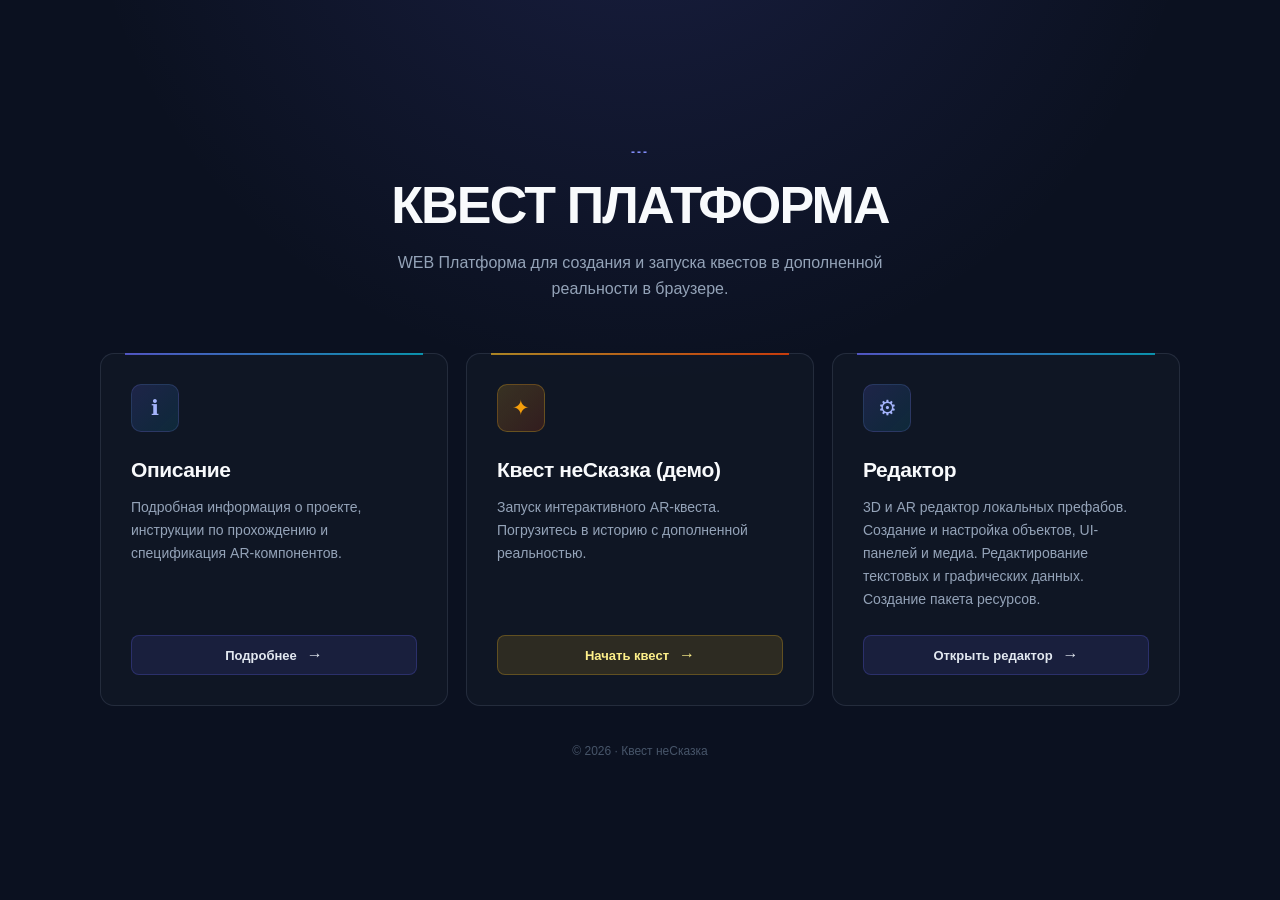
<file: index.html>
<!DOCTYPE html>
<html lang="ru">
<head>
  <meta charset="UTF-8">
  <meta name="viewport" content="width=device-width, initial-scale=1.0">
  <title>Главная — Квест Платформа</title>
  <link rel="icon" type="image/png" sizes="16x16" href="favicon.png">
  
  <style>
    * {
      box-sizing: border-box;
      margin: 0;
      padding: 0;
    }

    :root {
      --bg: #0b1120;
      --bg-light: #111827;
      --card: #111827;
      --border: rgba(148, 163, 184, .16);
      --border-hover: rgba(129, 140, 248, .45);

      --text: #f8fafc;
      --muted: #94a3b8;

      --indigo: #6366f1;
      --cyan: #06b6d4;
      --gold: #daa520;
    }

    body {
      min-height: 100vh;
      font-family: Inter, -apple-system, BlinkMacSystemFont, "Segoe UI", sans-serif;
      color: var(--text);
      background:
              radial-gradient(
                      circle at 50% -20%,
                      rgba(99, 102, 241, .16),
                      transparent 45%
              ),
              var(--bg);
      display: flex;
      align-items: center;
      justify-content: center;
      padding: 48px 24px;
    }

    .container {
      width: 100%;
      max-width: 1080px;
    }

    /* HEADER */

    .header {
      margin-bottom: 52px;
      text-align: center;
    }

    .eyebrow {
      display: inline-block;
      margin-bottom: 18px;
      color: #818cf8;
      font-size: 12px;
      font-weight: 700;
      letter-spacing: 2px;
      text-transform: uppercase;
    }

    h1 {
      font-size: clamp(36px, 5vw, 52px);
      line-height: 1.1;
      font-weight: 700;
      letter-spacing: -1.8px;
    }

    .subtitle {
      max-width: 560px;
      margin: 16px auto 0;
      color: var(--muted);
      font-size: 16px;
      line-height: 1.6;
    }

    /* CARDS */

    .cards {
      display: grid;
      grid-template-columns: repeat(3, 1fr);
      gap: 18px;
    }

    .card {
      position: relative;
      min-height: 320px;
      padding: 30px;
      background: rgba(17, 24, 39, .82);
      border: 1px solid var(--border);
      border-radius: 14px;
      display: flex;
      flex-direction: column;
      justify-content: space-between;
      transition:
              transform .2s ease,
              border-color .2s ease,
              background .2s ease;
    }

    .card:hover {
      transform: translateY(-4px);
      border-color: var(--border-hover);
      background: rgba(20, 29, 46, .95);
    }

    /* TOP LINE */

    .card::before {
      content: "";
      position: absolute;
      top: -1px;
      left: 24px;
      right: 24px;
      height: 2px;
      background: linear-gradient(
              90deg,
              var(--indigo),
              var(--cyan)
      );
      opacity: .75;
    }

    .card.quest-card::before {
      background: linear-gradient(
              90deg,
              var(--gold),
              #ff4500
      );
    }

    /* NUMBER */

    .number {
      margin-bottom: 20px;
      color: #475569;
      font-size: 12px;
      font-weight: 700;
      letter-spacing: 1.5px;
    }

    /* ICON */

    .icon {
      width: 48px;
      height: 48px;
      display: flex;
      align-items: center;
      justify-content: center;
      margin-bottom: 24px;
      border-radius: 10px;
      color: #a5b4fc;
      background:
              linear-gradient(
                      135deg,
                      rgba(99, 102, 241, .18),
                      rgba(6, 182, 212, .12)
              );
      border: 1px solid rgba(129, 140, 248, .18);
      font-size: 21px;
    }

    .card.quest-card .icon {
      color: #f59e0b;
      background:
              linear-gradient(
                      135deg,
                      rgba(218, 165, 32, .2),
                      rgba(255, 69, 0, .15)
              );
      border-color: rgba(218, 165, 32, .3);
    }

    h2 {
      margin-bottom: 12px;
      font-size: 21px;
      line-height: 1.3;
      font-weight: 650;
      letter-spacing: -.4px;
    }

    .description {
      min-height: 60px;
      color: var(--muted);
      font-size: 14px;
      line-height: 1.65;
    }

    /* BUTTON */

    .button {
      display: inline-flex;
      align-items: center;
      justify-content: center;
      gap: 10px;
      height: 40px;
      margin-top: 24px;
      padding: 0 16px;
      color: #e2e8f0;
      text-decoration: none;
      font-size: 13px;
      font-weight: 600;
      border-radius: 8px;
      background: rgba(99, 102, 241, .12);
      border: 1px solid rgba(99, 102, 241, .25);
      transition:
              background .2s ease,
              border-color .2s ease,
              color .2s ease;
    }

    .button span {
      font-size: 16px;
      transition: transform .2s ease;
    }

    .button:hover {
      color: #fff;
      background: linear-gradient(
              135deg,
              rgba(99, 102, 241, .85),
              rgba(6, 182, 212, .75)
      );
      border-color: transparent;
    }

    .card.quest-card .button {
      background: rgba(218, 165, 32, .15);
      border-color: rgba(218, 165, 32, .3);
      color: #fef08a;
    }

    .card.quest-card .button:hover {
      color: #1a1008;
      background: linear-gradient(
              135deg,
              #daa520,
              #b8860b
      );
    }

    .button:hover span {
      transform: translateX(3px);
    }

    /* FOOTER */

    .footer {
      margin-top: 38px;
      text-align: center;
      color: #475569;
      font-size: 12px;
    }

    /* MOBILE */

    @media (max-width: 800px) {
      body {
        padding: 36px 18px;
      }

      .header {
        margin-bottom: 36px;
      }

      .cards {
        grid-template-columns: 1fr;
      }

      .card {
        min-height: 0;
      }

      .description {
        min-height: 0;
      }
    }
  </style>
</head>

<body>

<div class="container">

  <header class="header">
    <div class="eyebrow">---</div>
    <h1>КВЕСТ    ПЛАТФОРМА</h1>
    <p class="subtitle">
      WEB Платформа для создания и запуска квестов в дополненной реальности в браузере.
    </p>
  </header>

  <main class="cards">

    <!-- 03: Описание -->
    <article class="card">
      <div>
        <div class="icon">ℹ</div>
        <h2>Описание</h2>
        <p class="description">
          Подробная информация о проекте, инструкции по прохождению и спецификация AR-компонентов.
        </p>
      </div>
      <a class="button" href="about.html">
        Подробнее
        <span>→</span>
      </a>
    </article>
    
    <!-- 01: Старт Квест -->
    <article class="card quest-card">
      <div>
        <div class="icon">✦</div>
        <h2>Квест неСказка (демо)</h2>
        <p class="description">
          Запуск интерактивного AR-квеста.<br> Погрузитесь в историю с дополненной реальностью.
        </p>
      </div>
      <a class="button" href="startpage.html">
        Начать квест
        <span>→</span>
      </a>
    </article>

    <!-- 02: Редактор -->
    <article class="card">
      <div>
        <div class="icon">⚙</div>
        <h2>Редактор</h2>
        <p class="description">
          3D и AR редактор локальных префабов. Создание и настройка объектов, UI-панелей и медиа. Редактирование текстовых и графических данных. Создание пакета ресурсов.
        </p>
      </div>
      <a class="button" href="editor.html">
        Открыть редактор
        <span>→</span>
      </a>
    </article>

  </main>

  <footer class="footer">
    © 2026 · Квест неСказка
  </footer>

</div>

</body>
</html>
</file>
